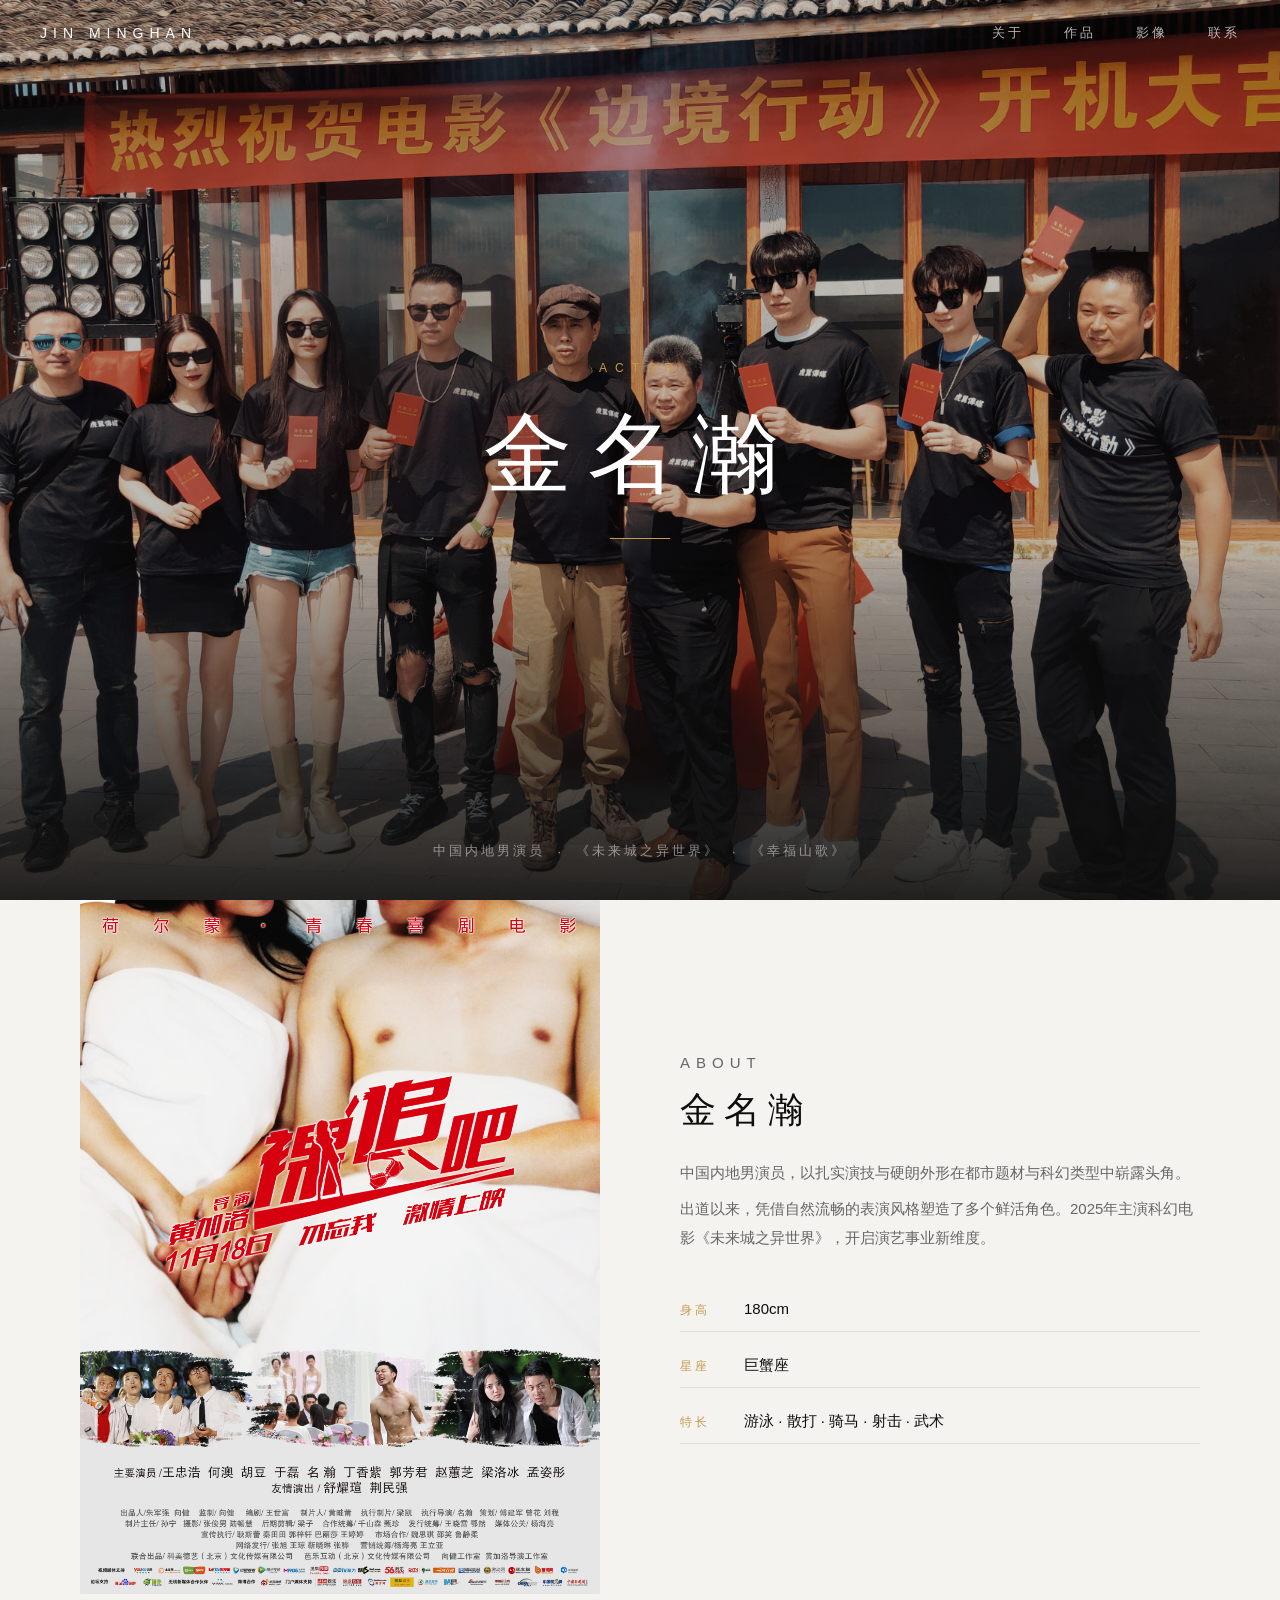
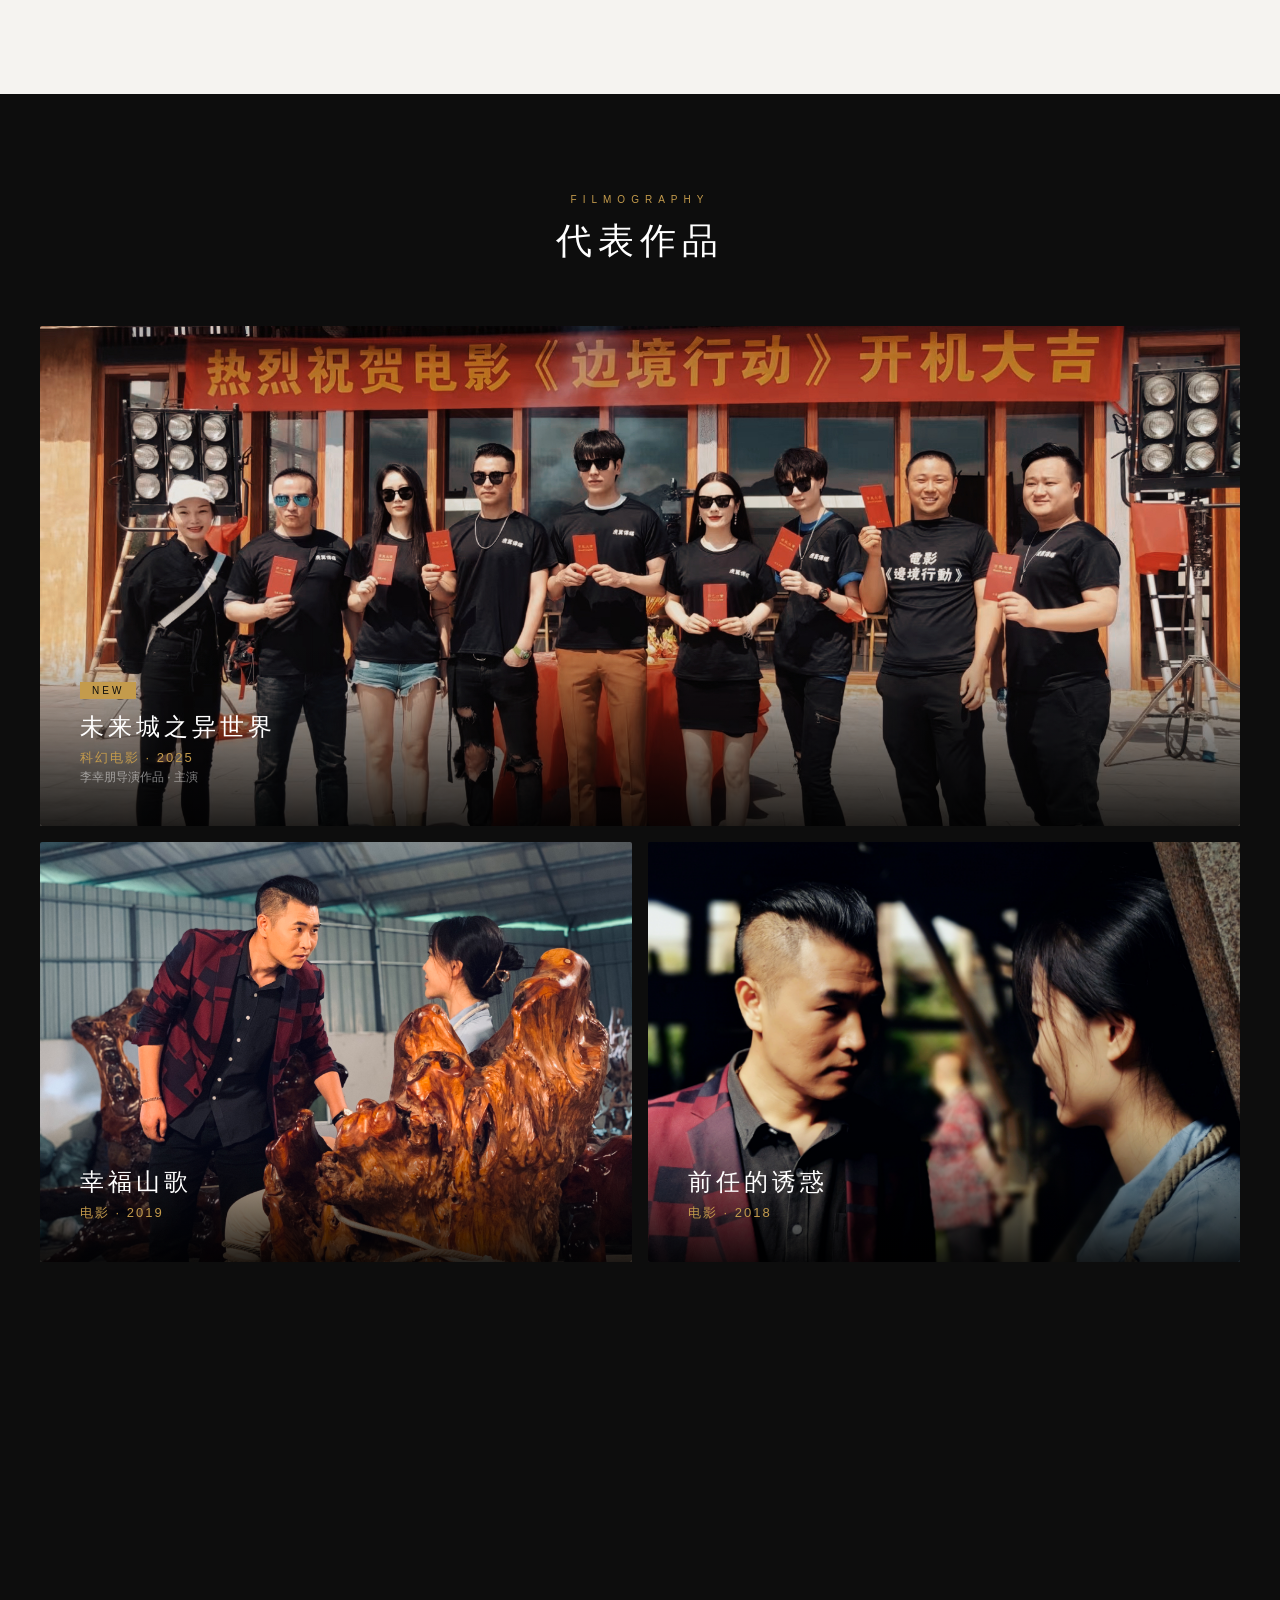
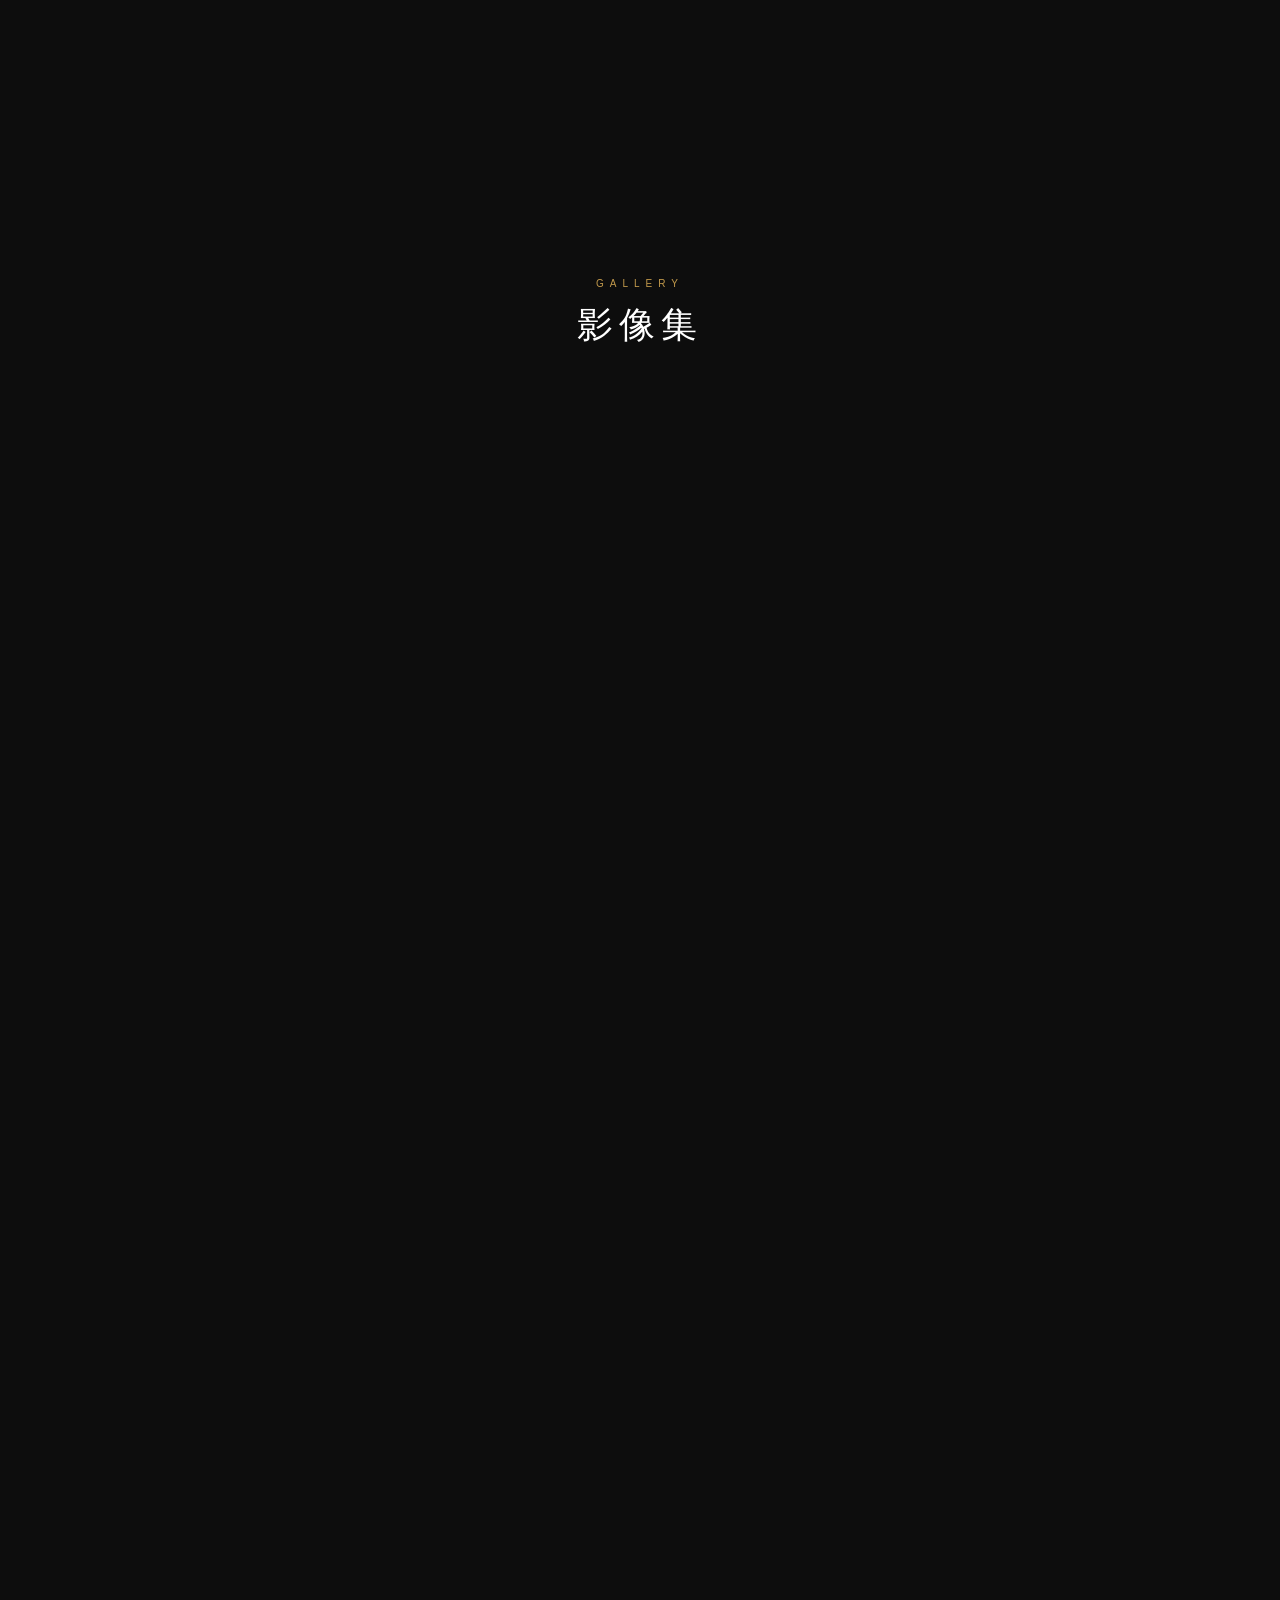
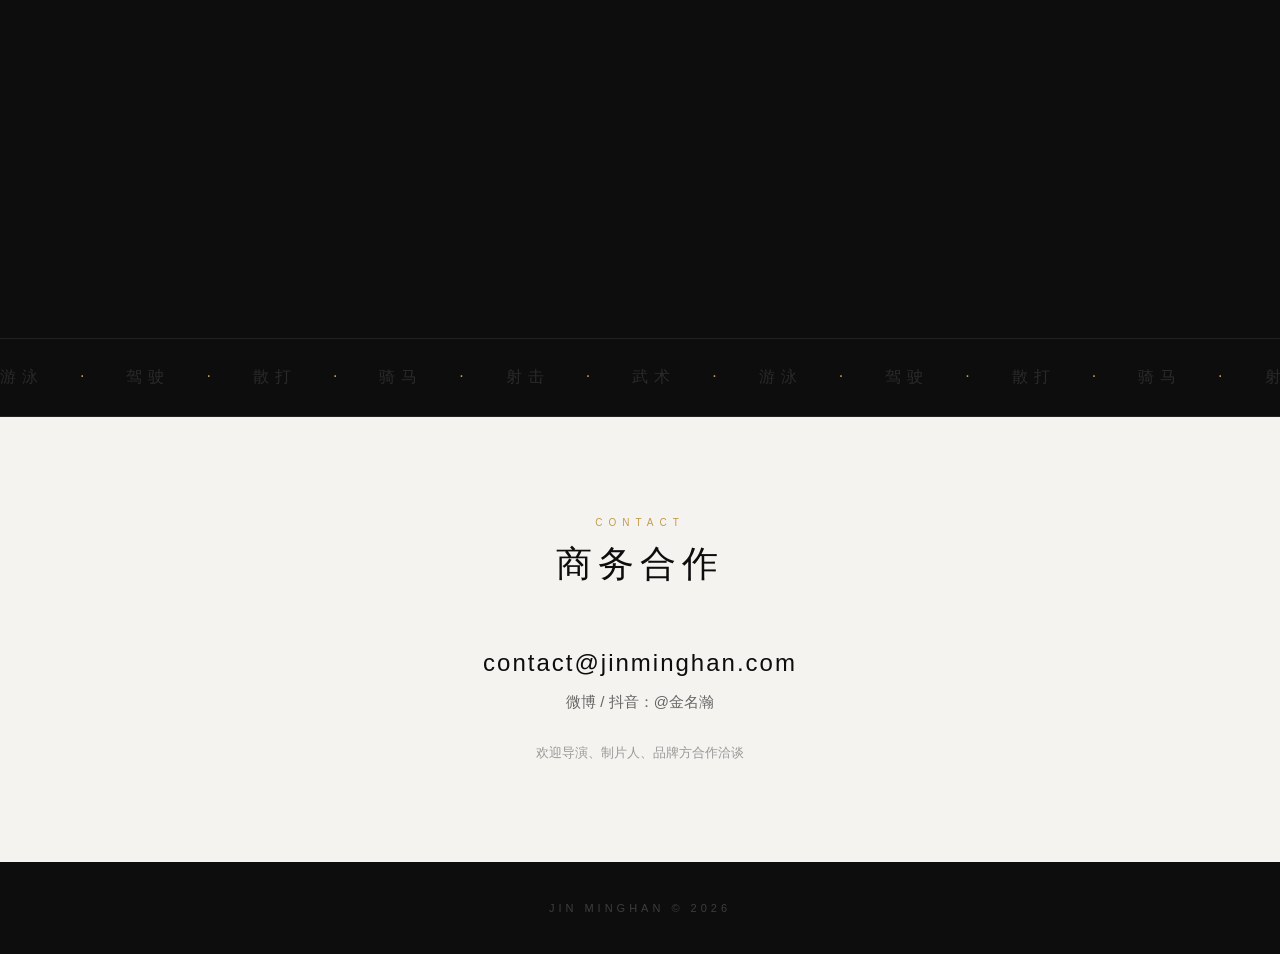
<file: index.html>
<!DOCTYPE html>
<html lang="zh-CN">
<head>
<meta charset="UTF-8">
<meta name="viewport" content="width=device-width, initial-scale=1.0">
<meta name="description" content="金名瀚——中国内地男演员。代表作品：《未来城之异世界》《幸福山歌》《前任的诱惑》《裸追吧》。">
<title>金名瀚 JIN MINGHAN</title>
<link rel="stylesheet" href="css/style.css">
</head>
<body>

<!-- Navigation -->
<nav class="nav" id="nav">
  <div class="nav-inner">
    <a href="#home" class="nav-logo">JIN MINGHAN</a>
    <div class="nav-right">
      <a href="#about">关于</a>
      <a href="#works">作品</a>
      <a href="#gallery">影像</a>
      <a href="#contact">联系</a>
    </div>
  </div>
</nav>

<!-- Hero - Full Photo -->
<section id="home" class="hero">
  <div class="hero-img" style="background-image:url('images/photo_26.jpg')"></div>
  <div class="hero-shadow"></div>
  <div class="hero-text">
    <p class="hero-sub">ACTOR</p>
    <h1>金名瀚</h1>
    <div class="hero-line"></div>
  </div>
  <div class="hero-bottom">
    <span>中国内地男演员</span>
    <span class="dot">·</span>
    <span>《未来城之异世界》</span>
    <span class="dot">·</span>
    <span>《幸福山歌》</span>
  </div>
</section>

<!-- About -->
<section id="about" class="about">
  <div class="about-grid">
    <div class="about-img"><img src="images/photo_7.jpg" alt="金名瀚"></div>
    <div class="about-content">
      <p class="label">ABOUT</p>
      <h2>金名瀚</h2>
      <p class="about-lead">中国内地男演员，以扎实演技与硬朗外形在都市题材与科幻类型中崭露头角。</p>
      <p>出道以来，凭借自然流畅的表演风格塑造了多个鲜活角色。2025年主演科幻电影《未来城之异世界》，开启演艺事业新维度。</p>
      <div class="info-row">
        <div><span>身高</span><strong>180cm</strong></div>
        <div><span>星座</span><strong>巨蟹座</strong></div>
        <div><span>特长</span><strong>游泳 · 散打 · 骑马 · 射击 · 武术</strong></div>
      </div>
    </div>
  </div>
</section>

<!-- Works -->
<section id="works" class="works">
  <div class="section-head">
    <p class="label">FILMOGRAPHY</p>
    <h2>代表作品</h2>
  </div>
  <div class="works-list">
    <div class="work-item">
      <div class="work-bg" style="background-image:url('images/photo_14.jpg')"></div>
      <div class="work-text">
        <span class="work-badge">NEW</span>
        <h3>未来城之异世界</h3>
        <p>科幻电影 · 2025</p>
        <small>李幸朋导演作品 · 主演</small>
      </div>
    </div>
    <div class="work-item">
      <div class="work-bg" style="background-image:url('images/photo_5.jpg')"></div>
      <div class="work-text">
        <h3>幸福山歌</h3>
        <p>电影 · 2019</p>
      </div>
    </div>
    <div class="work-item">
      <div class="work-bg" style="background-image:url('images/photo_11.jpg')"></div>
      <div class="work-text">
        <h3>前任的诱惑</h3>
        <p>电影 · 2018</p>
      </div>
    </div>
    <div class="work-item">
      <div class="work-bg" style="background-image:url('images/photo_23.jpg')"></div>
      <div class="work-text">
        <h3>裸追吧</h3>
        <p>电影 · 2015 · 出道作</p>
      </div>
    </div>
  </div>
</section>

<!-- Gallery -->
<section id="gallery" class="gallery">
  <div class="section-head">
    <p class="label">GALLERY</p>
    <h2>影像集</h2>
  </div>
  <div class="gallery-grid">
    <div class="gallery-item tall" style="background-image:url('images/photo_5.jpg')"></div>
    <div class="gallery-item" style="background-image:url('images/photo_6.jpg')"></div>
    <div class="gallery-item" style="background-image:url('images/photo_10.jpg')"></div>
    <div class="gallery-item tall" style="background-image:url('images/photo_21.jpg')"></div>
    <div class="gallery-item" style="background-image:url('images/photo_14.jpg')"></div>
    <div class="gallery-item wide" style="background-image:url('images/photo_11.jpg')"></div>
    <div class="gallery-item" style="background-image:url('images/photo_23.jpg')"></div>
    <div class="gallery-item" style="background-image:url('images/photo_9.jpg')"></div>
    <div class="gallery-item tall" style="background-image:url('images/photo_25.jpg')"></div>
    <div class="gallery-item" style="background-image:url('images/photo_1.jpg')"></div>
    <div class="gallery-item wide" style="background-image:url('images/photo_22.jpg')"></div>
    <div class="gallery-item" style="background-image:url('images/photo_3.jpg')"></div>
  </div>
</section>

<!-- Skills -->
<section class="skills-bar">
  <div class="skill-marquee">
    <span>游泳</span><span class="sep">·</span>
    <span>驾驶</span><span class="sep">·</span>
    <span>散打</span><span class="sep">·</span>
    <span>骑马</span><span class="sep">·</span>
    <span>射击</span><span class="sep">·</span>
    <span>武术</span><span class="sep">·</span>
    <span>游泳</span><span class="sep">·</span>
    <span>驾驶</span><span class="sep">·</span>
    <span>散打</span><span class="sep">·</span>
    <span>骑马</span><span class="sep">·</span>
    <span>射击</span><span class="sep">·</span>
    <span>武术</span><span class="sep">·</span>
  </div>
</section>

<!-- Contact -->
<section id="contact" class="contact">
  <div class="section-head">
    <p class="label">CONTACT</p>
    <h2>商务合作</h2>
  </div>
  <div class="contact-card">
    <p class="contact-email">contact@jinminghan.com</p>
    <p class="contact-social">微博 / 抖音：@金名瀚</p>
    <p class="contact-note">欢迎导演、制片人、品牌方合作洽谈</p>
  </div>
</section>

<!-- Footer -->
<footer class="footer">
  <p>JIN MINGHAN &copy; 2026</p>
</footer>

<script src="js/main.js"></script>
</body>
</html>
</file>
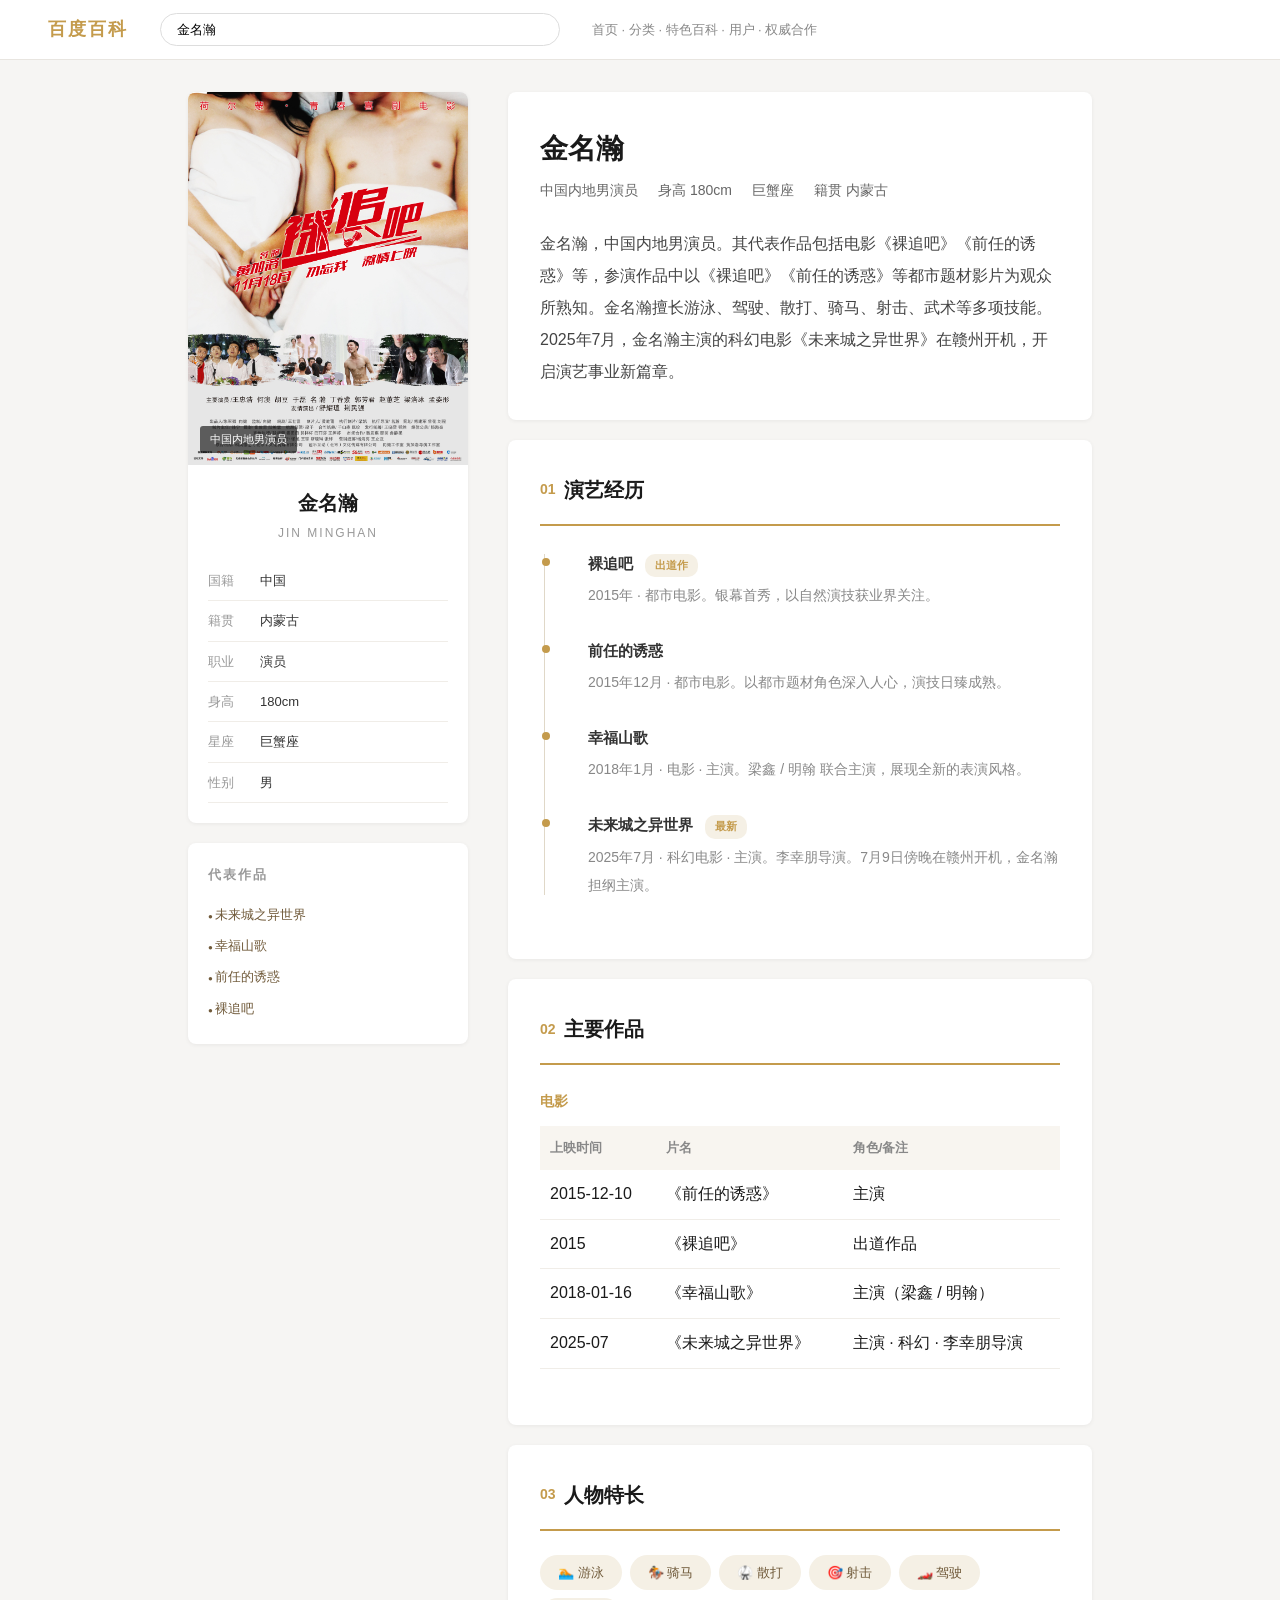
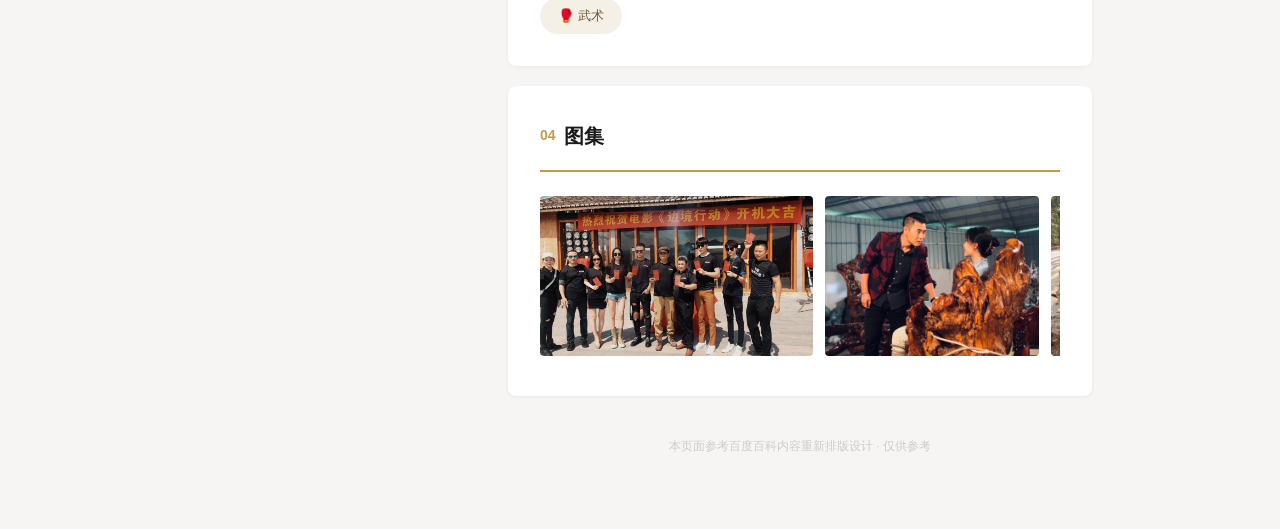
<file: baike.html>
<!DOCTYPE html>
<html lang="zh-CN">
<head>
<meta charset="UTF-8">
<meta name="viewport" content="width=device-width, initial-scale=1.0">
<title>金名瀚 — 百度百科</title>
<style>
* { margin:0; padding:0; box-sizing:border-box; }
body { font-family:"PingFang SC","Microsoft YaHei",-apple-system,sans-serif; background:#F6F5F3; color:#1a1a1a; line-height:1.8; }
a { color:#705A3A; text-decoration:none; }

/* Top bar */
.topbar {
  background:#fff; border-bottom:1px solid #E8E5E0; padding:0 48px;
  display:flex; align-items:center; height:60px; gap:32px;
  position:sticky; top:0; z-index:10;
}
.topbar .logo { font-size:18px; font-weight:700; color:#C49B4C; letter-spacing:2px; }
.topbar input {
  flex:1; max-width:400px; padding:8px 16px; border:1px solid #DDD; border-radius:20px;
  font-size:13px; outline:none;
}
.topbar .links { display:flex; gap:24px; font-size:13px; color:#888; }

/* Main layout */
.main { max-width:1000px; margin:0 auto; padding:32px 48px; display:flex; gap:40px; }

/* Left sidebar */
.sidebar { width:280px; flex-shrink:0; }
.side-card {
  background:#fff; border-radius:8px; overflow:hidden; box-shadow:0 1px 4px rgba(0,0,0,0.06);
  margin-bottom:20px;
}
.avatar { width:100%; aspect-ratio:3/4; background:url('images/photo_7.jpg') center/cover no-repeat; position:relative; }
.avatar-tag {
  position:absolute; bottom:12px; left:12px;
  background:rgba(0,0,0,0.6); color:#fff; font-size:11px; padding:4px 10px; border-radius:3px;
}
.info-table { padding:20px; }
.info-table h3 { font-size:20px; text-align:center; margin-bottom:2px; }
.info-table .en { text-align:center; font-size:12px; color:#999; letter-spacing:2px; margin-bottom:16px; }
.info-row { display:flex; border-bottom:1px solid #F0EDE8; padding:8px 0; font-size:13px; }
.info-row .key { color:#999; width:52px; flex-shrink:0; }
.info-row .val { color:#333; }

.work-list { padding:20px; }
.work-list h4 { font-size:13px; color:#999; margin-bottom:12px; letter-spacing:2px; }
.work-list a { display:block; font-size:13px; color:#705A3A; padding:4px 0; }
.work-list a::before { content:'● '; font-size:8px; }

/* Right content */
.content { flex:1; min-width:0; }

/* Intro card */
.intro-card {
  background:#fff; border-radius:8px; padding:32px; margin-bottom:20px;
  box-shadow:0 1px 4px rgba(0,0,0,0.06);
}
.intro-card h1 { font-size:28px; font-weight:600; margin-bottom:4px; }
.intro-card .sub { font-size:14px; color:#666; margin-bottom:24px; display:flex; gap:20px; flex-wrap:wrap; }
.intro-card .lead { font-size:16px; line-height:2; color:#444; }

/* Section card */
.section-card {
  background:#fff; border-radius:8px; padding:32px; margin-bottom:20px;
  box-shadow:0 1px 4px rgba(0,0,0,0.06);
}
.section-card h2 {
  font-size:20px; font-weight:600; padding-bottom:16px; margin-bottom:24px;
  border-bottom:2px solid #C49B4C; display:flex; align-items:center; gap:8px;
}
.section-card h2 .num { color:#C49B4C; font-size:14px; }
.section-card p { font-size:15px; color:#555; line-height:2; margin-bottom:12px; }

/* Timeline */
.timeline { position:relative; padding-left:24px; }
.timeline::before { content:''; position:absolute; left:4px; top:4px; bottom:4px; width:1px; background:#E0D8C8; }
.tl-item { position:relative; margin-bottom:28px; padding-left:24px; }
.tl-item::before {
  content:''; position:absolute; left:-22px; top:8px;
  width:8px; height:8px; background:#C49B4C; border-radius:50%;
}
.tl-item h4 { font-size:15px; color:#333; margin-bottom:4px; }
.tl-item p { font-size:14px; color:#888; margin:0; }
.tl-item .tag {
  display:inline-block; background:#F5F0E5; color:#C49B4C;
  font-size:11px; padding:2px 10px; border-radius:10px; margin-left:8px;
}

/* Gallery */
.gallery-row { display:flex; gap:12px; margin-top:16px; overflow-x:auto; padding-bottom:8px; }
.gallery-row img { height:160px; border-radius:4px; flex-shrink:0; cursor:pointer; transition:transform 0.3s; }
.gallery-row img:hover { transform:scale(1.03); }

/* Skills tags */
.skill-tags { display:flex; flex-wrap:wrap; gap:8px; }
.skill-tag {
  padding:6px 18px; background:#F5F0E5; border-radius:20px;
  font-size:13px; color:#705A3A;
}

@media (max-width:768px) {
  .main { flex-direction:column; padding:20px; }
  .sidebar { width:100%; }
  .topbar { padding:0 20px; gap:12px; }
  .topbar .links { display:none; }
}
</style>
</head>
<body>

<!-- Top Bar -->
<div class="topbar">
  <span class="logo">百度百科</span>
  <input type="text" value="金名瀚" readonly>
  <div class="links">首页 · 分类 · 特色百科 · 用户 · 权威合作</div>
</div>

<!-- Main Content -->
<div class="main">

<!-- Left Sidebar -->
<aside class="sidebar">
  <div class="side-card">
    <div class="avatar"><div class="avatar-tag">中国内地男演员</div></div>
    <div class="info-table">
      <h3>金名瀚</h3>
      <p class="en">JIN MINGHAN</p>
      <div class="info-row"><span class="key">国籍</span><span class="val">中国</span></div>
      <div class="info-row"><span class="key">籍贯</span><span class="val">内蒙古</span></div>
      <div class="info-row"><span class="key">职业</span><span class="val">演员</span></div>
      <div class="info-row"><span class="key">身高</span><span class="val">180cm</span></div>
      <div class="info-row"><span class="key">星座</span><span class="val">巨蟹座</span></div>
      <div class="info-row"><span class="key">性别</span><span class="val">男</span></div>
    </div>
  </div>

  <div class="side-card">
    <div class="work-list">
      <h4>代表作品</h4>
      <a href="#">未来城之异世界</a>
      <a href="#">幸福山歌</a>
      <a href="#">前任的诱惑</a>
      <a href="#">裸追吧</a>
    </div>
  </div>
</aside>

<!-- Right Content -->
<div class="content">

  <div class="intro-card">
    <h1>金名瀚</h1>
    <div class="sub">
      <span>中国内地男演员</span>
      <span>身高 180cm</span>
      <span>巨蟹座</span>
      <span>籍贯 内蒙古</span>
    </div>
    <p class="lead">
      金名瀚，中国内地男演员。其代表作品包括电影《裸追吧》《前任的诱惑》等，参演作品中以《裸追吧》《前任的诱惑》等都市题材影片为观众所熟知。金名瀚擅长游泳、驾驶、散打、骑马、射击、武术等多项技能。2025年7月，金名瀚主演的科幻电影《未来城之异世界》在赣州开机，开启演艺事业新篇章。
    </p>
  </div>

  <div class="section-card">
    <h2><span class="num">01</span> 演艺经历</h2>
    <div class="timeline">
      <div class="tl-item">
        <h4>裸追吧 <span class="tag">出道作</span></h4>
        <p>2015年 · 都市电影。银幕首秀，以自然演技获业界关注。</p>
      </div>
      <div class="tl-item">
        <h4>前任的诱惑</h4>
        <p>2015年12月 · 都市电影。以都市题材角色深入人心，演技日臻成熟。</p>
      </div>
      <div class="tl-item">
        <h4>幸福山歌</h4>
        <p>2018年1月 · 电影 · 主演。梁鑫 / 明翰 联合主演，展现全新的表演风格。</p>
      </div>
      <div class="tl-item">
        <h4>未来城之异世界 <span class="tag">最新</span></h4>
        <p>2025年7月 · 科幻电影 · 主演。李幸朋导演。7月9日傍晚在赣州开机，金名瀚担纲主演。</p>
      </div>
    </div>
  </div>

  <div class="section-card">
    <h2><span class="num">02</span> 主要作品</h2>

    <h4 style="margin-bottom:12px;color:#C49B4C;font-size:14px;">电影</h4>
    <table style="width:100%;border-collapse:collapse;margin-bottom:24px;">
      <tr style="background:#F8F5F0;"><th style="padding:10px;text-align:left;font-size:13px;color:#888;">上映时间</th><th style="padding:10px;text-align:left;font-size:13px;color:#888;">片名</th><th style="padding:10px;text-align:left;font-size:13px;color:#888;">角色/备注</th></tr>
      <tr><td style="padding:10px;border-bottom:1px solid #F0EDE8;">2015-12-10</td><td style="padding:10px;border-bottom:1px solid #F0EDE8;">《前任的诱惑》</td><td style="padding:10px;border-bottom:1px solid #F0EDE8;">主演</td></tr>
      <tr><td style="padding:10px;border-bottom:1px solid #F0EDE8;">2015</td><td style="padding:10px;border-bottom:1px solid #F0EDE8;">《裸追吧》</td><td style="padding:10px;border-bottom:1px solid #F0EDE8;">出道作品</td></tr>
      <tr><td style="padding:10px;border-bottom:1px solid #F0EDE8;">2018-01-16</td><td style="padding:10px;border-bottom:1px solid #F0EDE8;">《幸福山歌》</td><td style="padding:10px;border-bottom:1px solid #F0EDE8;">主演（梁鑫 / 明翰）</td></tr>
      <tr><td style="padding:10px;border-bottom:1px solid #F0EDE8;">2025-07</td><td style="padding:10px;border-bottom:1px solid #F0EDE8;">《未来城之异世界》</td><td style="padding:10px;border-bottom:1px solid #F0EDE8;">主演 · 科幻 · 李幸朋导演</td></tr>
    </table>
  </div>

  <div class="section-card">
    <h2><span class="num">03</span> 人物特长</h2>
    <div class="skill-tags">
      <span class="skill-tag">🏊 游泳</span>
      <span class="skill-tag">🏇 骑马</span>
      <span class="skill-tag">🥋 散打</span>
      <span class="skill-tag">🎯 射击</span>
      <span class="skill-tag">🏎️ 驾驶</span>
      <span class="skill-tag">🥊 武术</span>
    </div>
  </div>

  <div class="section-card">
    <h2><span class="num">04</span> 图集</h2>
    <div class="gallery-row">
      <img src="images/photo_26.jpg" alt="">
      <img src="images/photo_5.jpg" alt="">
      <img src="images/photo_6.jpg" alt="">
      <img src="images/photo_11.jpg" alt="">
      <img src="images/photo_14.jpg" alt="">
      <img src="images/photo_23.jpg" alt="">
      <img src="images/photo_10.jpg" alt="">
    </div>
  </div>

  <p style="text-align:center;color:#CCC;font-size:12px;margin:40px 0;">本页面参考百度百科内容重新排版设计 · 仅供参考</p>

</div><!-- end content -->
</div><!-- end main -->
</body>
</html>
</file>
<file: css/style.css>
/* ============================================
   金名瀚 · 演员官网
   ============================================ */

:root {
  --gold: #C49B4C;
  --black: #0D0D0D;
  --white: #FFFFFF;
  --gray: #999999;
  --light: #F5F3F0;
  --font: "PingFang SC","Microsoft YaHei",-apple-system,sans-serif;
  --serif: "Noto Serif SC","SimSun","Songti SC",serif;
}

* { margin:0; padding:0; box-sizing:border-box; }
html { scroll-behavior:smooth; }
body { font-family:var(--font); background:var(--black); color:var(--white); -webkit-font-smoothing:antialiased; }

/* Nav */
.nav {
  position:fixed; top:0; left:0; right:0; z-index:100;
  transition:background 0.4s;
}
.nav.scrolled { background:rgba(13,13,13,0.95); backdrop-filter:blur(20px); }
.nav-inner {
  max-width:1400px; margin:0 auto; padding:24px 40px;
  display:flex; justify-content:space-between; align-items:center;
}
.nav-logo { font-size:14px; letter-spacing:6px; color:var(--white); text-decoration:none; font-weight:400; }
.nav-right { display:flex; gap:40px; }
.nav-right a { color:rgba(255,255,255,0.7); text-decoration:none; font-size:13px; letter-spacing:3px; transition:color 0.3s; }
.nav-right a:hover { color:var(--gold); }

/* Hero */
.hero {
  height:100vh; position:relative; display:flex; flex-direction:column;
  align-items:center; justify-content:center; overflow:hidden;
}
.hero-img {
  position:absolute; inset:0;
  background-size:cover; background-position:center 28%;
  background-repeat:no-repeat;
  animation:heroZoom 8s ease-out;
}
@keyframes heroZoom {
  from { transform:scale(1.08); }
  to { transform:scale(1); }
}
.hero-shadow {
  position:absolute; inset:0;
  background:linear-gradient(to top, rgba(13,13,13,0.9) 0%, rgba(13,13,13,0.2) 40%, rgba(13,13,13,0.15) 100%);
}
.hero-text { position:relative; text-align:center; z-index:2; }
.hero-sub {
  font-size:12px; letter-spacing:8px; color:var(--gold); margin-bottom:20px;
}
.hero-text h1 {
  font-size:clamp(48px,9vw,88px); font-weight:200; letter-spacing:16px;
  color:var(--white); margin-bottom:24px;
}
.hero-line { width:60px; height:1px; background:var(--gold); margin:0 auto; }
.hero-bottom {
  position:absolute; bottom:40px; z-index:2;
  display:flex; gap:12px; align-items:center;
  font-size:13px; letter-spacing:3px; color:rgba(255,255,255,0.5);
}
.hero-bottom .dot { color:var(--gold); }

/* Section Head */
.section-head { text-align:center; padding:100px 0 60px; }
.section-head .label { font-size:10px; letter-spacing:6px; color:var(--gold); margin-bottom:12px; }
.section-head h2 { font-size:36px; font-weight:200; letter-spacing:6px; }
.label { font-size:10px; letter-spacing:6px; color:var(--gold); margin-bottom:12px; }

/* About */
.about { background:var(--light); color:var(--black); }
.about-grid {
  max-width:1200px; margin:0 auto; padding:0 40px 100px;
  display:grid; grid-template-columns:1fr 1fr; gap:80px; align-items:center;
}
.about-img { overflow:hidden; border-radius:2px; }
.about-img img { width:100%; height:auto; display:block; transition:transform 0.6s; }
.about-img:hover img { transform:scale(1.03); }
.about-content h2 {
  font-size:36px; font-weight:200; letter-spacing:8px; margin-bottom:24px;
}
.about-lead { font-size:18px; line-height:1.8; margin-bottom:16px; color:#333; }
.about-content p { font-size:15px; color:#666; line-height:1.9; margin-bottom:8px; }
.info-row { margin-top:36px; display:flex; flex-direction:column; gap:12px; }
.info-row div { display:flex; gap:24px; align-items:baseline; padding:12px 0; border-bottom:1px solid #E0DCD6; }
.info-row span { font-size:12px; color:var(--gold); letter-spacing:3px; width:40px; flex-shrink:0; }
.info-row strong { font-size:15px; font-weight:500; color:var(--black); }

/* Works */
.works { background:var(--black); padding-bottom:80px; }
.works-list { max-width:1400px; margin:0 auto; padding:0 40px; display:grid; grid-template-columns:repeat(2,1fr); gap:16px; }
.work-item {
  position:relative; height:420px; overflow:hidden; cursor:pointer; border-radius:2px;
}
.work-item:first-child { grid-column:1/-1; height:500px; }
.work-bg {
  position:absolute; inset:0; background-size:cover; background-position:center;
  transition:transform 0.8s;
}
.work-item:hover .work-bg { transform:scale(1.05); }
.work-text {
  position:absolute; bottom:0; left:0; right:0; padding:40px;
  background:linear-gradient(to top, rgba(0,0,0,0.85), transparent);
}
.work-badge {
  display:inline-block; background:var(--gold); color:var(--black);
  font-size:10px; padding:3px 12px; letter-spacing:3px; margin-bottom:12px;
}
.work-text h3 { font-size:24px; font-weight:400; letter-spacing:4px; margin-bottom:6px; }
.work-text p { font-size:13px; color:var(--gold); letter-spacing:2px; }
.work-text small { font-size:12px; color:rgba(255,255,255,0.5); }

/* Gallery */
.gallery { background:var(--black); padding-bottom:80px; }
.gallery-grid {
  max-width:1400px; margin:0 auto; padding:0 40px;
  display:grid; grid-template-columns:repeat(4,1fr);
  grid-auto-rows:280px; gap:12px;
}
.gallery-item {
  background-size:cover; background-position:center;
  border-radius:2px; transition:all 0.4s;
}
.gallery-item:hover { transform:scale(1.02); box-shadow:0 20px 60px rgba(0,0,0,0.5); }
.gallery-item.tall { grid-row:span 2; }
.gallery-item.wide { grid-column:span 2; }

/* Skills Marquee */
.skills-bar {
  background:var(--black); border-top:1px solid #222;
  border-bottom:1px solid #222; padding:28px 0; overflow:hidden;
}
.skill-marquee {
  display:flex; gap:36px; animation:marquee 15s linear infinite;
  white-space:nowrap; font-size:16px; letter-spacing:6px;
  color:rgba(255,255,255,0.12);
}
.skill-marquee .sep { color:var(--gold); }
@keyframes marquee {
  0% { transform:translateX(0); }
  100% { transform:translateX(-50%); }
}

/* Contact */
.contact { background:var(--light); color:var(--black); text-align:center; padding-bottom:100px; }
.contact-card { max-width:500px; margin:0 auto; padding:0 40px; }
.contact-email { font-size:24px; letter-spacing:2px; margin-bottom:16px; }
.contact-social { font-size:15px; color:#666; margin-bottom:32px; }
.contact-note { font-size:13px; color:#999; }

/* Footer */
.footer { text-align:center; padding:40px 0; }
.footer p { font-size:11px; letter-spacing:4px; color:rgba(255,255,255,0.2); }

/* Responsive */
@media (max-width:768px) {
  .nav-inner { padding:16px 20px; }
  .nav-right { gap:20px; }
  .nav-right a { font-size:11px; letter-spacing:1px; }
  .hero-text h1 { font-size:40px; letter-spacing:8px; }
  .hero-bottom { font-size:11px; letter-spacing:1px; flex-wrap:wrap; justify-content:center; }
  .about-grid { grid-template-columns:1fr; gap:40px; padding:0 20px 60px; }
  .works-list { grid-template-columns:1fr; padding:0 20px; }
  .work-item { height:300px; }
  .work-item:first-child { height:350px; }
  .gallery-grid { grid-template-columns:repeat(2,1fr); grid-auto-rows:200px; padding:0 20px; }
  .section-head { padding:60px 0 40px; }
  .section-head h2 { font-size:28px; }
  .contact-email { font-size:18px; }
}
</file>
